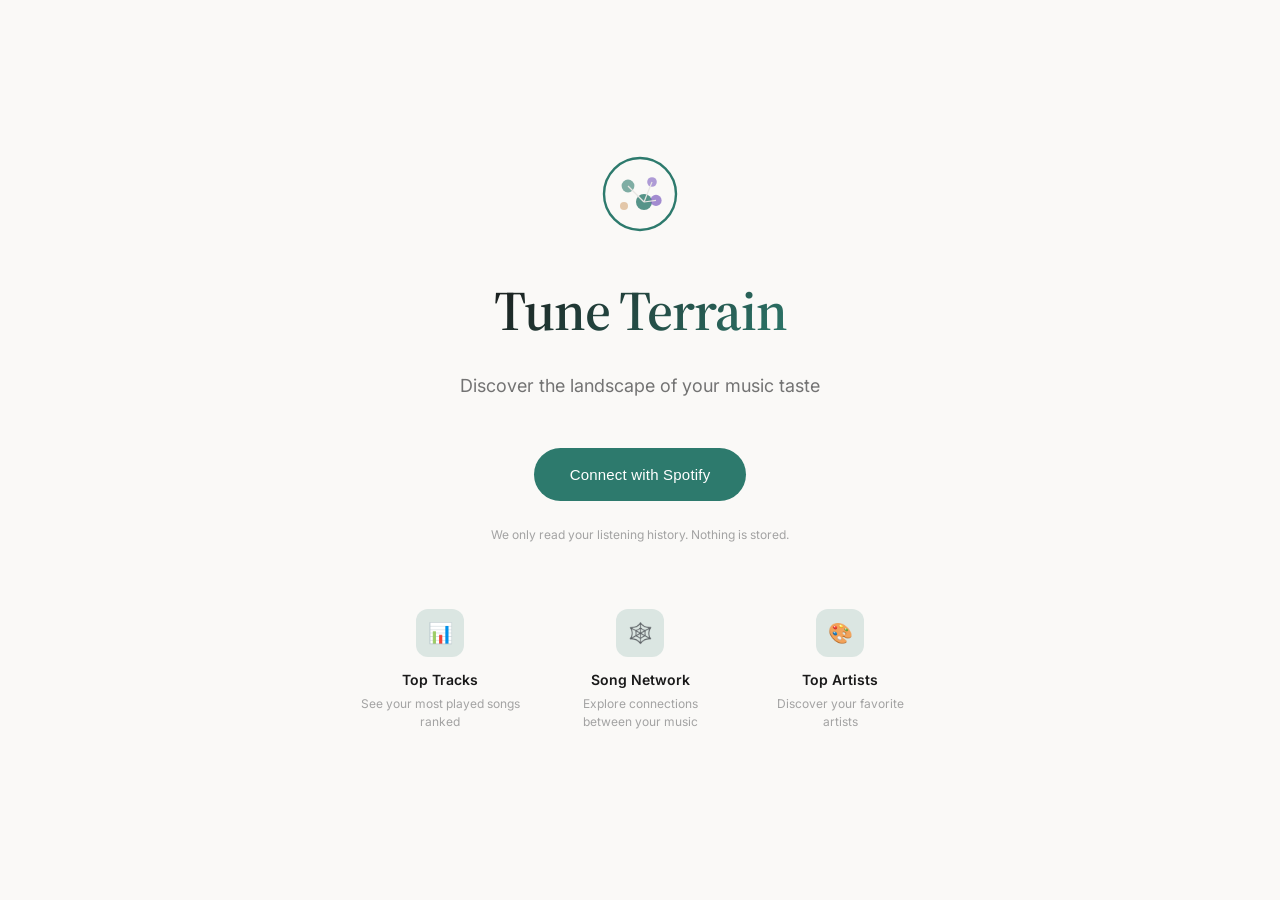
<file: index.html>
<!DOCTYPE html>
<html lang="en">
<head>
  <meta charset="UTF-8">
  <meta name="viewport" content="width=device-width, initial-scale=1.0">
  <title>Tune Terrain</title>
  <link href="https://fonts.googleapis.com/css2?family=Source+Serif+4:wght@400;600&family=Inter:wght@400;500;600&display=swap" rel="stylesheet">
  <link rel="stylesheet" href="style.css">
</head>
<body>
  <div class="container">
    <!-- Login Screen -->
    <div id="login-screen" class="screen">
      <svg class="logo-icon" viewBox="0 0 100 100" fill="none" xmlns="http://www.w3.org/2000/svg">
        <circle cx="50" cy="50" r="45" stroke="#2d7a6d" stroke-width="3" fill="none"/>
        <circle cx="35" cy="40" r="8" fill="#2d7a6d" opacity="0.6"/>
        <circle cx="65" cy="35" r="6" fill="#7c5cbf" opacity="0.6"/>
        <circle cx="55" cy="60" r="10" fill="#2d7a6d" opacity="0.8"/>
        <circle cx="30" cy="65" r="5" fill="#d4a574" opacity="0.6"/>
        <circle cx="70" cy="58" r="7" fill="#7c5cbf" opacity="0.7"/>
        <line x1="35" y1="40" x2="55" y2="60" stroke="#e8e6e3" stroke-width="1.5"/>
        <line x1="65" y1="35" x2="55" y2="60" stroke="#e8e6e3" stroke-width="1.5"/>
        <line x1="55" y1="60" x2="70" y2="58" stroke="#e8e6e3" stroke-width="1.5"/>
      </svg>
      <h1>Tune Terrain</h1>
      <p class="subtitle">Discover the landscape of your music taste</p>
      <button id="login-btn" class="btn-primary">Connect with Spotify</button>
      <p class="privacy-note">We only read your listening history. Nothing is stored.</p>
      
      <div class="features">
        <div class="feature">
          <div class="feature-icon">📊</div>
          <h3>Top Tracks</h3>
          <p>See your most played songs ranked</p>
        </div>
        <div class="feature">
          <div class="feature-icon">🕸️</div>
          <h3>Song Network</h3>
          <p>Explore connections between your music</p>
        </div>
        <div class="feature">
          <div class="feature-icon">🎨</div>
          <h3>Top Artists</h3>
          <p>Discover your favorite artists</p>
        </div>
      </div>
    </div>

    <!-- Main App -->
    <div id="app-screen" class="screen hidden">
      <header>
        <h1>Tune Terrain</h1>
        <div id="user-info"></div>
      </header>

      <div class="controls-bar">
        <div class="time-range-selector">
          <button class="time-btn" data-range="short_term">4 Weeks</button>
          <button class="time-btn active" data-range="medium_term">6 Months</button>
          <button class="time-btn" data-range="long_term">All Time</button>
        </div>
        <div class="stats-bar">
          <div class="stat">
            <div class="stat-value" id="track-count">--</div>
            <div class="stat-label">Tracks</div>
          </div>
          <div class="stat">
            <div class="stat-value" id="artist-count">--</div>
            <div class="stat-label">Artists</div>
          </div>
        </div>
      </div>

      <nav class="viz-nav">
        <button class="nav-btn active" data-viz="topology">Top Tracks</button>
        <button class="nav-btn" data-viz="network">Song Network</button>
        <button class="nav-btn" data-viz="fingerprint">Top Artists</button>
      </nav>

      <main>
        <div id="loading" class="hidden">
          <div class="loading-spinner"></div>
          <p>Analyzing your music...</p>
        </div>
        <div id="visualization"></div>
      </main>
    </div>
  </div>

  <script src="https://d3js.org/d3.v7.min.js"></script>
  <script src="app.js"></script>
</body>
</html>
</file>
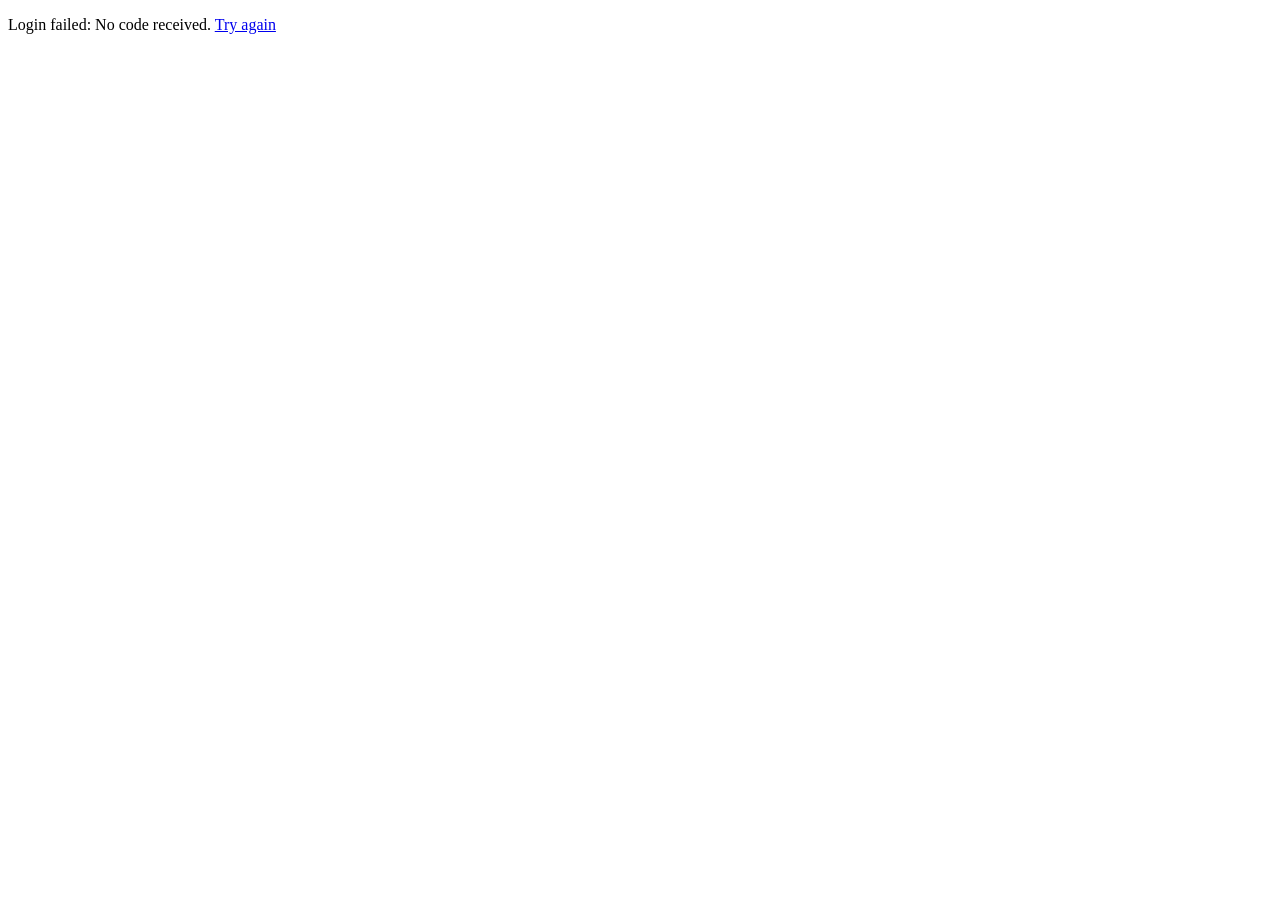
<file: callback.html>
<!DOCTYPE html>
<html lang="en">
<head>
  <meta charset="UTF-8">
  <title>Connecting...</title>
</head>
<body>
  <p>Connecting to Spotify...</p>
  <script>
    const CLIENT_ID = 'fc52d19b38c34744a7e469bcaacfaeb8';
    const REDIRECT_URI = 'http://127.0.0.1:5500/callback.html';

    async function handleCallback() {
      const urlParams = new URLSearchParams(window.location.search);
      const code = urlParams.get('code');
      const error = urlParams.get('error');

      if (error) {
        document.body.innerHTML = `<p>Login failed: ${error}. <a href="/">Try again</a></p>`;
        return;
      }

      if (code) {
        const codeVerifier = localStorage.getItem('code_verifier');
        
        if (!codeVerifier) {
          document.body.innerHTML = '<p>Login failed: Missing verifier. <a href="/">Try again</a></p>';
          return;
        }

        try {
          const response = await fetch('https://accounts.spotify.com/api/token', {
            method: 'POST',
            headers: {
              'Content-Type': 'application/x-www-form-urlencoded'
            },
            body: new URLSearchParams({
              client_id: CLIENT_ID,
              grant_type: 'authorization_code',
              code: code,
              redirect_uri: REDIRECT_URI,
              code_verifier: codeVerifier
            })
          });

          const data = await response.json();

          if (data.access_token) {
            localStorage.setItem('spotify_token', data.access_token);
            window.location.href = '/';
          } else {
            document.body.innerHTML = `<p>Login failed: ${data.error_description || 'Unknown error'}. <a href="/">Try again</a></p>`;
          }
        } catch (err) {
          document.body.innerHTML = `<p>Login failed: ${err.message}. <a href="/">Try again</a></p>`;
        }
      } else {
        document.body.innerHTML = '<p>Login failed: No code received. <a href="/">Try again</a></p>';
      }
    }

    handleCallback();
  </script>
</body>
</html>
</file>
<file: style.css>
* {
    box-sizing: border-box;
    margin: 0;
    padding: 0;
  }
  
  :root {
    --primary: #2d7a6d;
    --primary-light: #3d9d8d;
    --primary-lighter: rgba(45, 122, 109, 0.15);
    --secondary: #7c5cbf;
    --accent: #d4a574;
    --bg: #faf9f7;
    --card: #ffffff;
    --border: #e8e6e3;
    --text: #1a1a1a;
    --text-muted: #737373;
    --text-light: #a3a3a3;
  }
  
  body {
    font-family: 'Inter', -apple-system, BlinkMacSystemFont, sans-serif;
    background: var(--bg);
    color: var(--text);
    min-height: 100vh;
    line-height: 1.6;
  }
  
  .container {
    max-width: 900px;
    margin: 0 auto;
    padding: 60px 24px;
  }
  
  .hidden {
    display: none !important;
  }
  
  /* ============ LOGIN SCREEN ============ */
  #login-screen {
    display: flex;
    flex-direction: column;
    align-items: center;
    justify-content: center;
    min-height: 85vh;
    text-align: center;
    position: relative;
  }
  
  .logo-icon {
    width: 80px;
    height: 80px;
    margin-bottom: 32px;
    animation: float 3s ease-in-out infinite;
  }
  
  @keyframes float {
    0%, 100% { transform: translateY(0); }
    50% { transform: translateY(-10px); }
  }
  
  #login-screen h1 {
    font-family: 'Source Serif 4', Georgia, serif;
    font-size: 56px;
    font-weight: 600;
    margin-bottom: 16px;
    letter-spacing: -1px;
    background: linear-gradient(135deg, var(--text) 0%, var(--primary) 100%);
    -webkit-background-clip: text;
    -webkit-text-fill-color: transparent;
    background-clip: text;
  }
  
  .subtitle {
    font-size: 18px;
    color: var(--text-muted);
    margin-bottom: 48px;
    font-weight: 400;
  }
  
  .btn-primary {
    background: var(--primary);
    color: white;
    border: none;
    padding: 18px 36px;
    border-radius: 100px;
    font-size: 15px;
    font-weight: 500;
    cursor: pointer;
    transition: all 0.3s ease;
    letter-spacing: 0.2px;
  }
  
  .btn-primary:hover {
    background: var(--primary-light);
    transform: translateY(-2px);
    box-shadow: 0 8px 24px rgba(45, 122, 109, 0.25);
  }
  
  .btn-secondary {
    background: transparent;
    color: var(--text-muted);
    border: 1px solid var(--border);
    padding: 10px 20px;
    border-radius: 100px;
    font-size: 13px;
    font-weight: 500;
    cursor: pointer;
    transition: all 0.2s ease;
  }
  
  .btn-secondary:hover {
    border-color: var(--primary);
    color: var(--primary);
  }
  
  /* Feature highlights on login */
  .features {
    display: flex;
    gap: 40px;
    margin-top: 64px;
    flex-wrap: wrap;
    justify-content: center;
  }
  
  .feature {
    text-align: center;
    max-width: 160px;
    opacity: 0;
    animation: fadeUp 0.6s ease forwards;
  }
  
  .feature:nth-child(1) { animation-delay: 0.2s; }
  .feature:nth-child(2) { animation-delay: 0.4s; }
  .feature:nth-child(3) { animation-delay: 0.6s; }
  
  @keyframes fadeUp {
    from {
      opacity: 0;
      transform: translateY(20px);
    }
    to {
      opacity: 1;
      transform: translateY(0);
    }
  }
  
  .feature-icon {
    width: 48px;
    height: 48px;
    margin: 0 auto 12px;
    background: var(--primary-lighter);
    border-radius: 12px;
    display: flex;
    align-items: center;
    justify-content: center;
    font-size: 20px;
  }
  
  .feature h3 {
    font-size: 14px;
    font-weight: 600;
    margin-bottom: 4px;
    color: var(--text);
  }
  
  .feature p {
    font-size: 12px;
    color: var(--text-light);
    line-height: 1.5;
  }
  
  .privacy-note {
    font-size: 12px;
    color: var(--text-light);
    margin-top: 24px;
  }
  
  /* ============ APP SCREEN ============ */
  header {
    display: flex;
    justify-content: space-between;
    align-items: center;
    margin-bottom: 32px;
    padding-bottom: 24px;
    border-bottom: 1px solid var(--border);
  }
  
  header h1 {
    font-family: 'Source Serif 4', Georgia, serif;
    font-size: 28px;
    font-weight: 600;
    letter-spacing: -0.5px;
  }
  
  #user-info {
    display: flex;
    align-items: center;
    gap: 16px;
    font-size: 14px;
    color: var(--text-muted);
  }
  
  /* ============ CONTROLS BAR ============ */
  .controls-bar {
    display: flex;
    justify-content: space-between;
    align-items: center;
    margin-bottom: 24px;
    flex-wrap: wrap;
    gap: 16px;
  }
  
  .time-range-selector {
    display: flex;
    gap: 8px;
  }
  
  .time-btn {
    background: var(--card);
    border: 1px solid var(--border);
    padding: 8px 16px;
    border-radius: 100px;
    font-size: 12px;
    font-weight: 500;
    cursor: pointer;
    transition: all 0.2s ease;
    color: var(--text-muted);
  }
  
  .time-btn:hover {
    border-color: var(--primary);
    color: var(--primary);
  }
  
  .time-btn.active {
    background: var(--primary);
    color: white;
    border-color: var(--primary);
  }
  
  .stats-bar {
    display: flex;
    gap: 24px;
  }
  
  .stat {
    text-align: center;
  }
  
  .stat-value {
    font-size: 20px;
    font-weight: 600;
    color: var(--text);
  }
  
  .stat-label {
    font-size: 11px;
    color: var(--text-light);
    text-transform: uppercase;
    letter-spacing: 0.5px;
  }
  
  /* ============ NAVIGATION ============ */
  .viz-nav {
    display: flex;
    gap: 10px;
    margin-bottom: 24px;
    flex-wrap: wrap;
  }
  
  .nav-btn {
    background: var(--card);
    border: 1px solid var(--border);
    padding: 14px 28px;
    border-radius: 100px;
    font-size: 14px;
    font-weight: 500;
    cursor: pointer;
    transition: all 0.25s ease;
    color: var(--text-muted);
  }
  
  .nav-btn:hover {
    border-color: var(--primary);
    color: var(--primary);
    transform: translateY(-1px);
  }
  
  .nav-btn.active {
    background: var(--text);
    color: white;
    border-color: var(--text);
  }
  
  /* ============ LOADING ============ */
  #loading {
    text-align: center;
    padding: 80px 40px;
    color: var(--text-muted);
  }
  
  #loading p {
    font-size: 16px;
  }
  
  .loading-spinner {
    width: 40px;
    height: 40px;
    border: 3px solid var(--border);
    border-top-color: var(--primary);
    border-radius: 50%;
    margin: 0 auto 16px;
    animation: spin 1s linear infinite;
  }
  
  @keyframes spin {
    to { transform: rotate(360deg); }
  }
  
  /* ============ VISUALIZATION CONTAINER ============ */
  #visualization {
    background: var(--card);
    border: 1px solid var(--border);
    border-radius: 24px;
    padding: 32px;
    min-height: 520px;
    box-shadow: 0 2px 8px rgba(0, 0, 0, 0.02);
  }
  
  /* ============ NETWORK CONTROLS ============ */
  .network-controls {
    display: flex;
    gap: 8px;
    margin-bottom: 16px;
    justify-content: flex-end;
  }
  
  .zoom-btn {
    width: 36px;
    height: 36px;
    border-radius: 50%;
    border: 1px solid var(--border);
    background: var(--card);
    cursor: pointer;
    font-size: 18px;
    display: flex;
    align-items: center;
    justify-content: center;
    transition: all 0.2s ease;
    color: var(--text-muted);
  }
  
  .zoom-btn:hover {
    border-color: var(--primary);
    color: var(--primary);
  }
  
  /* ============ TOPOLOGY MAP ============ */
  .track-dot {
    fill: var(--primary);
    opacity: 0.85;
    cursor: pointer;
    transition: all 0.2s ease;
  }
  
  .track-dot:hover {
    opacity: 1;
    filter: drop-shadow(0 2px 8px rgba(45, 122, 109, 0.4));
  }
  
  .axis-label {
    font-size: 12px;
    fill: var(--text-light);
    font-family: 'Inter', sans-serif;
  }
  
  .quadrant-label {
    font-size: 13px;
    fill: #e0e0e0;
    font-weight: 500;
    font-family: 'Inter', sans-serif;
  }
  
  /* ============ NETWORK ============ */
  .network-link {
    stroke: var(--border);
    stroke-width: 1.5;
  }
  
  .network-node {
    cursor: grab;
    transition: all 0.2s ease;
  }
  
  .network-node:hover {
    filter: drop-shadow(0 2px 8px rgba(0, 0, 0, 0.2));
  }
  
  .network-node:active {
    cursor: grabbing;
  }
  
  #network-graph svg {
    cursor: grab;
  }
  
  #network-graph svg:active {
    cursor: grabbing;
  }
  
  /* ============ FINGERPRINT ============ */
  .grid-circle {
    fill: none;
    stroke: #f0f0f0;
  }
  
  .grid-line {
    stroke: #f0f0f0;
  }
  
  .fingerprint-path {
    fill: var(--primary-lighter);
    stroke: var(--primary);
    stroke-width: 2.5;
  }
  
  .fingerprint-dot {
    fill: var(--primary);
  }
  
  .fingerprint-label {
    font-size: 13px;
    fill: var(--text-muted);
    font-family: 'Inter', sans-serif;
  }
  
  .fingerprint-summary {
    font-size: 14px;
    fill: var(--text-muted);
    font-family: 'Inter', sans-serif;
  }
  
  /* ============ TOOLTIP ============ */
  .tooltip {
    position: absolute;
    background: var(--text);
    color: white;
    padding: 12px 16px;
    border-radius: 12px;
    font-size: 13px;
    pointer-events: none;
    z-index: 1000;
    max-width: 220px;
    box-shadow: 0 8px 24px rgba(0, 0, 0, 0.2);
    line-height: 1.5;
  }
  
  .tooltip strong {
    display: block;
    margin-bottom: 4px;
    font-weight: 600;
  }
  
  /* ============ TRACK LIST STYLES ============ */
  .section-header {
    text-align: center;
    margin-bottom: 32px;
  }
  
  .section-header h3 {
    font-family: 'Source Serif 4', Georgia, serif;
    font-size: 24px;
    font-weight: 600;
    color: var(--text);
    margin-bottom: 8px;
  }
  
  .section-header p {
    color: var(--text-muted);
    font-size: 14px;
  }
  
  .track-list {
    max-width: 500px;
    margin: 0 auto;
  }
  
  .track-item {
    display: flex;
    align-items: center;
    gap: 16px;
    padding: 14px 0;
    border-bottom: 1px solid var(--border);
    transition: all 0.2s ease;
  }
  
  .track-item:hover {
    background: var(--bg);
    margin: 0 -16px;
    padding: 14px 16px;
    border-radius: 12px;
  }
  
  .track-rank {
    width: 28px;
    font-weight: 600;
    color: var(--text-light);
    font-size: 14px;
  }
  
  .track-rank.top-3 {
    color: var(--primary);
  }
  
  .track-image {
    width: 52px;
    height: 52px;
    border-radius: 8px;
    object-fit: cover;
  }
  
  .track-info {
    flex: 1;
    min-width: 0;
  }
  
  .track-name {
    font-weight: 500;
    color: var(--text);
    white-space: nowrap;
    overflow: hidden;
    text-overflow: ellipsis;
  }
  
  .track-artist {
    font-size: 13px;
    color: var(--text-muted);
    white-space: nowrap;
    overflow: hidden;
    text-overflow: ellipsis;
  }
  
  /* Artist list styles */
  .artist-list {
    max-width: 450px;
    margin: 0 auto;
  }
  
  .artist-item {
    display: flex;
    align-items: center;
    justify-content: space-between;
    padding: 14px 0;
    border-bottom: 1px solid var(--border);
  }
  
  .artist-left {
    display: flex;
    align-items: center;
    gap: 16px;
  }
  
  .artist-rank {
    font-weight: 600;
    color: var(--primary);
    width: 32px;
  }
  
  .artist-name {
    font-weight: 500;
  }
  
  .artist-count {
    font-size: 13px;
    color: var(--text-muted);
    background: var(--bg);
    padding: 4px 12px;
    border-radius: 100px;
  }
  
  /* ============ RESPONSIVE ============ */
  @media (max-width: 640px) {
    .container {
      padding: 32px 16px;
    }
    
    #login-screen h1 {
      font-size: 40px;
    }
    
    .features {
      gap: 24px;
    }
    
    header h1 {
      font-size: 22px;
    }
    
    .controls-bar {
      flex-direction: column;
      align-items: flex-start;
    }
    
    .viz-nav {
      gap: 8px;
    }
    
    .nav-btn {
      padding: 12px 20px;
      font-size: 13px;
    }
    
    #visualization {
      padding: 20px;
      border-radius: 16px;
    }
  }
</file>
